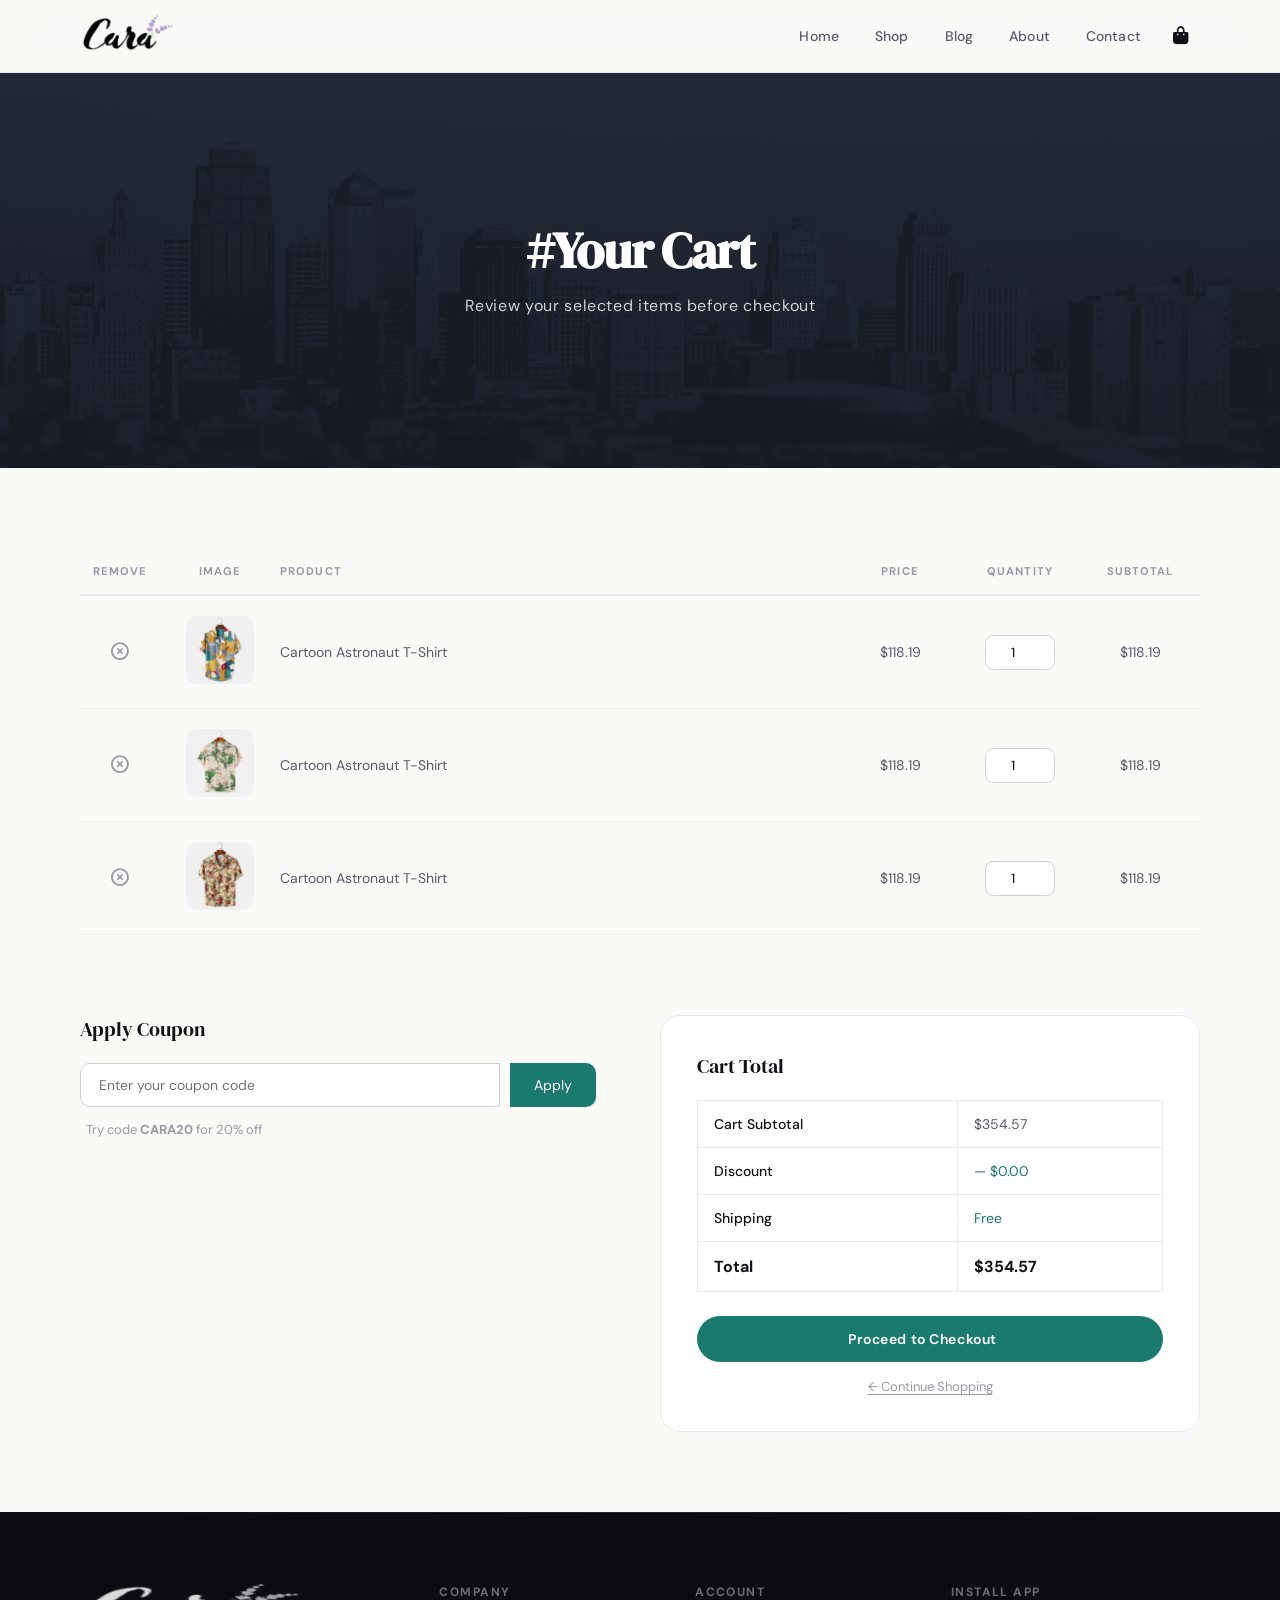
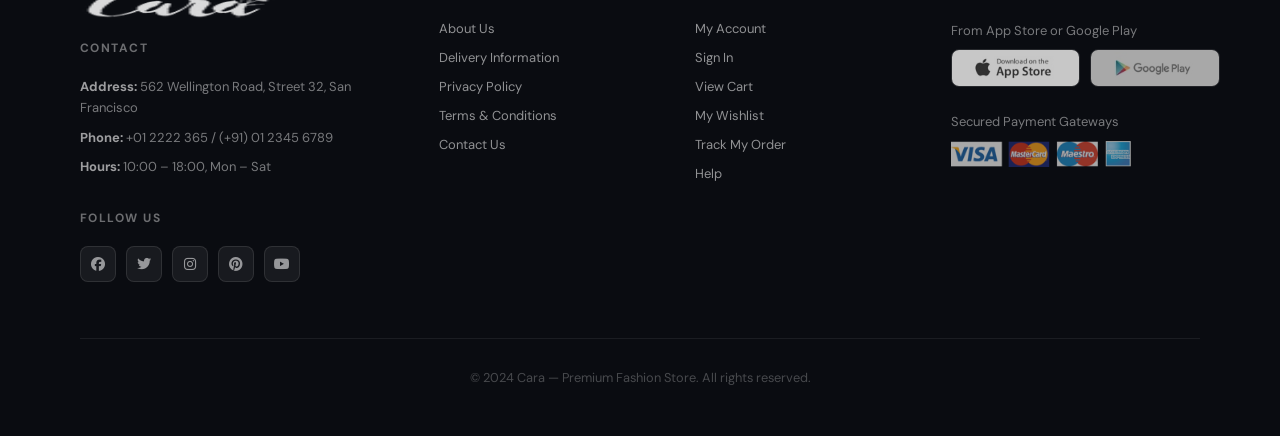
<file: Ecommerce/cart.html>
<!DOCTYPE html>
<html lang="en">
<head>
    <meta charset="UTF-8">
    <meta name="viewport" content="width=device-width, initial-scale=1.0">
    <title>Cart — Cara</title>
    <link rel="stylesheet" href="https://cdnjs.cloudflare.com/ajax/libs/font-awesome/6.5.1/css/all.min.css">
    <link rel="stylesheet" href="ecommerce.css">
</head>
<body>

    <section id="header">
        <a href="index.html"><img src="img/logo.png" class="logo" alt="Cara"></a>
        <div>
            <ul id="navbar">
                <li><a href="index.html">Home</a></li>
                <li><a href="shop.html">Shop</a></li>
                <li><a href="blog.html">Blog</a></li>
                <li><a href="about.html">About</a></li>
                <li><a href="contact.html">Contact</a></li>
                <li id="ig-bag"><a class="active" href="cart.html"><i class="fa fa-shopping-bag"></i></a></li>
                <a href="#" id="close"><i class="far fa-times-circle"></i></a>
            </ul>
        </div>
        <div id="mobile">
            <a href="cart.html"><i class="fa fa-shopping-bag"></i></a>
            <i id="bar" class="fas fa-bars"></i>
        </div>
    </section>

    <section id="page-header" class="about-header">
        <h2>#Your Cart</h2>
        <p>Review your selected items before checkout</p>
    </section>

    <section id="cart" class="section-p1">
        <table width="100%">
            <thead>
                <tr>
                    <td>Remove</td>
                    <td>Image</td>
                    <td>Product</td>
                    <td>Price</td>
                    <td>Quantity</td>
                    <td>Subtotal</td>
                </tr>
            </thead>
            <tbody>
                <tr>
                    <td><a href="#"><i class="far fa-times-circle"></i></a></td>
                    <td><img src="img/Products/f1.jpg" alt="Cartoon Astronaut T-Shirt"></td>
                    <td>Cartoon Astronaut T-Shirt</td>
                    <td>$118.19</td>
                    <td><input type="number" value="1" min="1"></td>
                    <td>$118.19</td>
                </tr>
                <tr>
                    <td><a href="#"><i class="far fa-times-circle"></i></a></td>
                    <td><img src="img/Products/f2.jpg" alt="Cartoon Astronaut T-Shirt"></td>
                    <td>Cartoon Astronaut T-Shirt</td>
                    <td>$118.19</td>
                    <td><input type="number" value="1" min="1"></td>
                    <td>$118.19</td>
                </tr>
                <tr>
                    <td><a href="#"><i class="far fa-times-circle"></i></a></td>
                    <td><img src="img/Products/f3.jpg" alt="Cartoon Astronaut T-Shirt"></td>
                    <td>Cartoon Astronaut T-Shirt</td>
                    <td>$118.19</td>
                    <td><input type="number" value="1" min="1"></td>
                    <td>$118.19</td>
                </tr>
            </tbody>
        </table>
    </section>

    <section id="cart-add" class="section-p1" style="padding-top:0;">
        <div id="coupon">
            <h3>Apply Coupon</h3>
            <div style="display:flex;">
                <input type="text" placeholder="Enter your coupon code">
                <button>Apply</button>
            </div>
            <p style="margin-top:12px; font-size:0.8125rem; color: var(--text-muted);">
                <i class="fal fa-tag" style="margin-right:6px; color: var(--brand);"></i>Try code <strong>CARA20</strong> for 20% off
            </p>
        </div>
        <div id="Subtotal">
            <h3>Cart Total</h3>
            <table>
                <tr>
                    <td>Cart Subtotal</td>
                    <td>$354.57</td>
                </tr>
                <tr>
                    <td>Discount</td>
                    <td style="color: var(--brand);">— $0.00</td>
                </tr>
                <tr>
                    <td>Shipping</td>
                    <td style="color: var(--brand);">Free</td>
                </tr>
                <tr>
                    <td><strong>Total</strong></td>
                    <td><strong>$354.57</strong></td>
                </tr>
            </table>
            <button class="normal" style="width:100%; justify-content:center;">
                Proceed to Checkout &nbsp;<i class="fal fa-arrow-right"></i>
            </button>
            <a href="shop.html" style="display:block; text-align:center; margin-top:16px; font-size:0.8125rem; color: var(--text-muted); text-decoration: underline; text-underline-offset:3px;">
                ← Continue Shopping
            </a>
        </div>
    </section>

    <footer>
        <div class="col">
            <img class="logo" src="img/logo.png" alt="Cara">
            <h4>Contact</h4>
            <p><strong style="color:rgba(255,255,255,0.6)">Address:</strong> 562 Wellington Road, Street 32, San Francisco</p>
            <p><strong style="color:rgba(255,255,255,0.6)">Phone:</strong> +01 2222 365 / (+91) 01 2345 6789</p>
            <p><strong style="color:rgba(255,255,255,0.6)">Hours:</strong> 10:00 – 18:00, Mon – Sat</p>
            <div class="follow"><h4>Follow Us</h4><div class="icon"><i class="fa-brands fa-facebook"></i><i class="fa-brands fa-twitter"></i><i class="fa-brands fa-instagram"></i><i class="fa-brands fa-pinterest"></i><i class="fa-brands fa-youtube"></i></div></div>
        </div>
        <div class="col"><h4>Company</h4><a href="about.html">About Us</a><a href="#">Delivery Information</a><a href="#">Privacy Policy</a><a href="#">Terms &amp; Conditions</a><a href="contact.html">Contact Us</a></div>
        <div class="col"><h4>Account</h4><a href="#">My Account</a><a href="#">Sign In</a><a href="cart.html">View Cart</a><a href="#">My Wishlist</a><a href="#">Track My Order</a><a href="#">Help</a></div>
        <div class="col install"><h4>Install App</h4><p>From App Store or Google Play</p><div class="row"><img src="img/install/app.jpg" alt="App Store"><img src="img/install/play.jpg" alt="Google Play"></div><p>Secured Payment Gateways</p><img src="img/install/pay.png" alt="Payment Methods"></div>
        <div class="copyright"><p>&copy; 2024 Cara — Premium Fashion Store. All rights reserved.</p></div>
    </footer>

    <script src="ecommerce.js"></script>
</body>
</html>
</file>
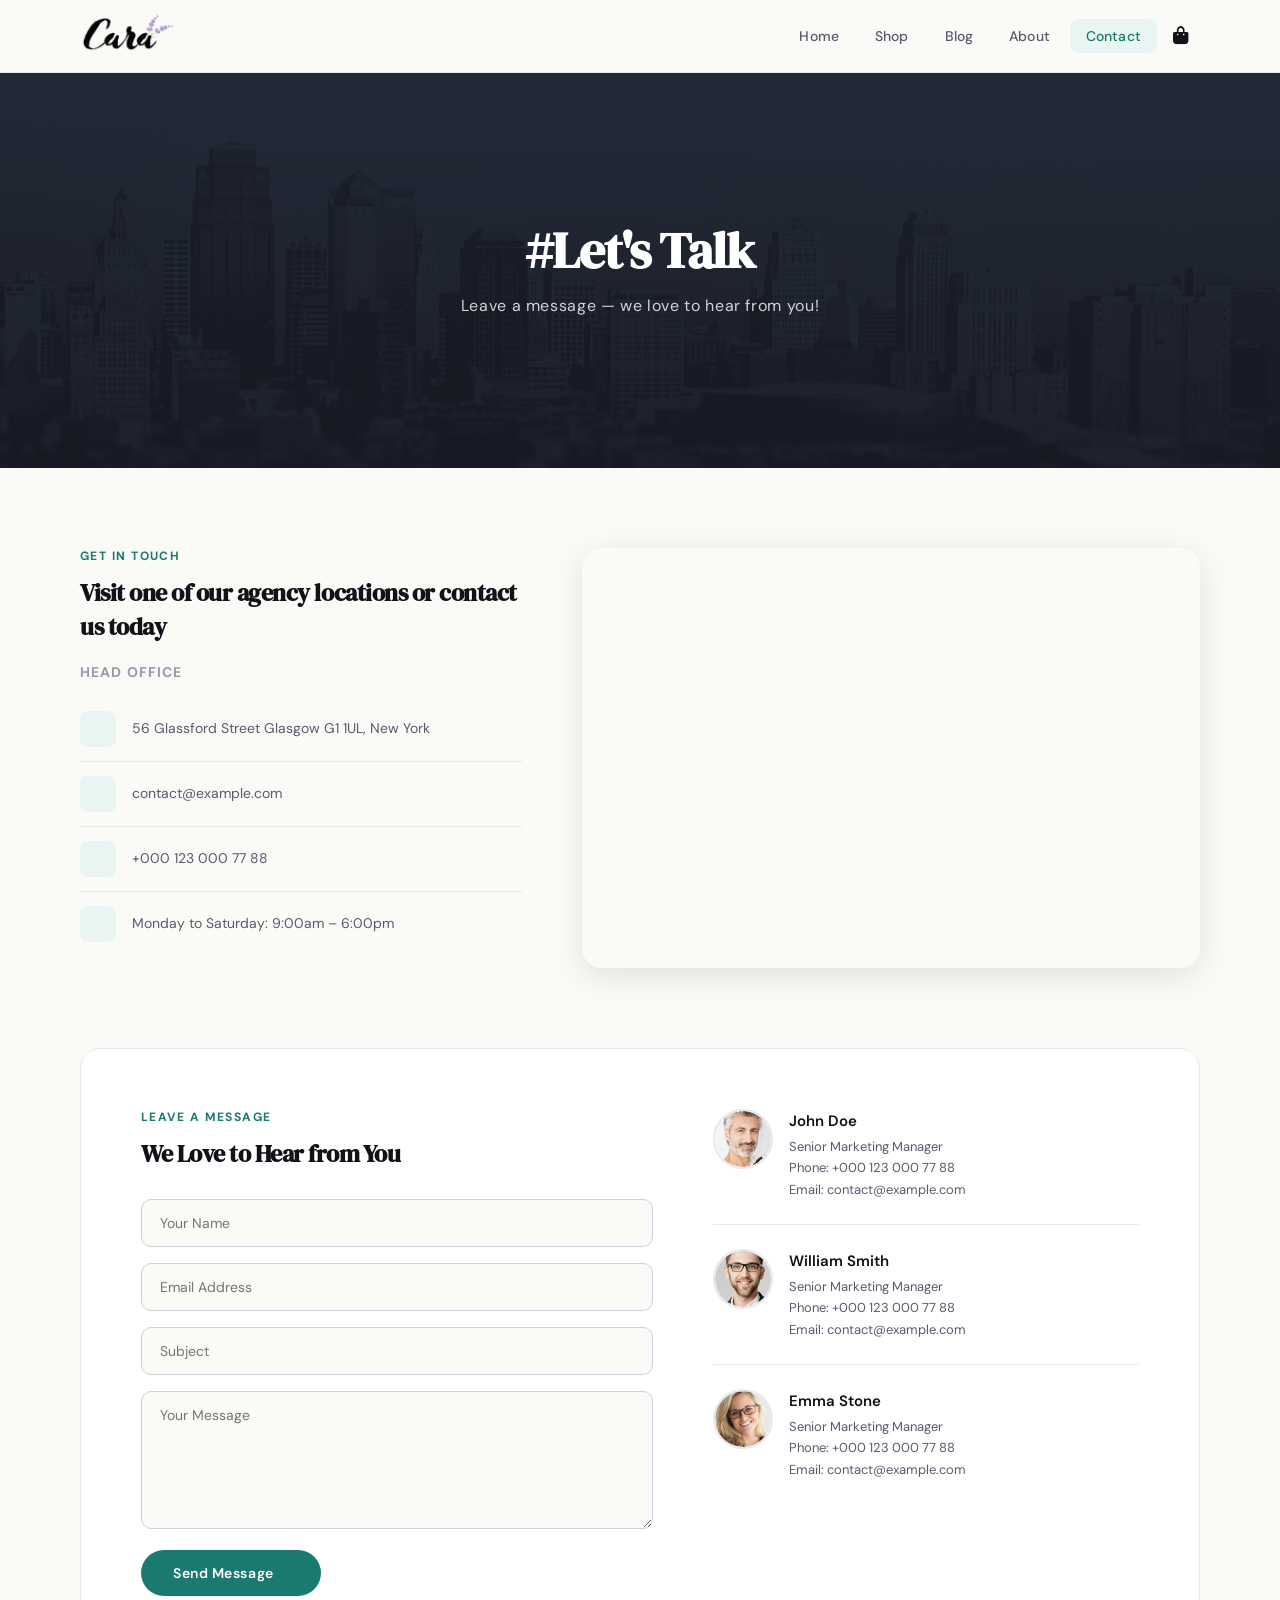
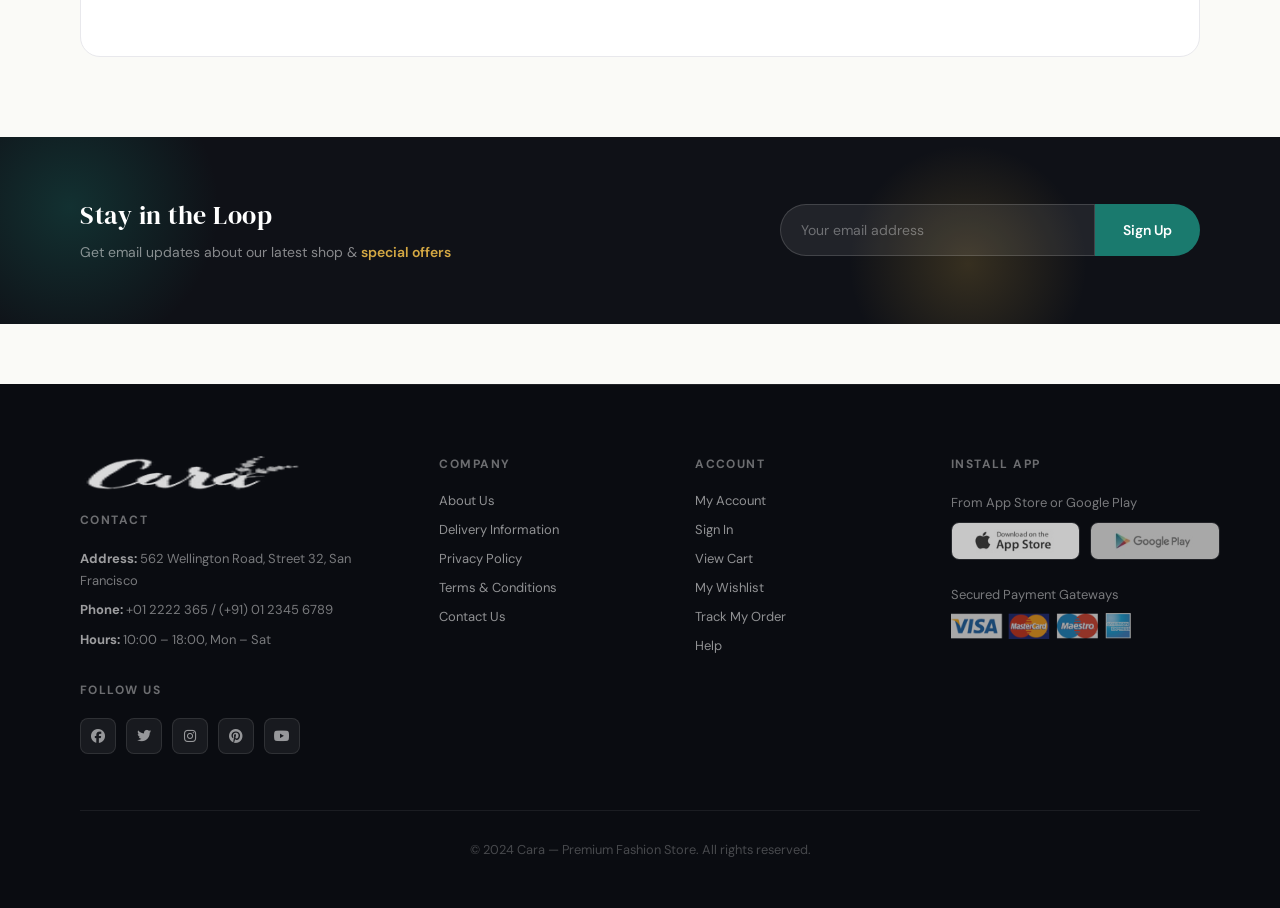
<file: Ecommerce/contact.html>
<!DOCTYPE html>
<html lang="en">
<head>
    <meta charset="UTF-8">
    <meta name="viewport" content="width=device-width, initial-scale=1.0">
    <title>Contact — Cara</title>
    <link rel="stylesheet" href="https://cdnjs.cloudflare.com/ajax/libs/font-awesome/6.5.1/css/all.min.css">
    <link rel="stylesheet" href="ecommerce.css">
</head>
<body>

    <section id="header">
        <a href="index.html"><img src="img/logo.png" class="logo" alt="Cara"></a>
        <div>
            <ul id="navbar">
                <li><a href="index.html">Home</a></li>
                <li><a href="shop.html">Shop</a></li>
                <li><a href="blog.html">Blog</a></li>
                <li><a href="about.html">About</a></li>
                <li><a class="active" href="contact.html">Contact</a></li>
                <li id="ig-bag"><a href="cart.html"><i class="fa fa-shopping-bag"></i></a></li>
                <a href="#" id="close"><i class="far fa-times-circle"></i></a>
            </ul>
        </div>
        <div id="mobile">
            <a href="cart.html"><i class="fa fa-shopping-bag"></i></a>
            <i id="bar" class="fas fa-bars"></i>
        </div>
    </section>

    <section id="page-header" class="about-header">
        <h2>#Let's Talk</h2>
        <p>Leave a message — we love to hear from you!</p>
    </section>

    <section id="contact-details" class="section-p1">
        <div class="details animate-up">
            <span>Get in Touch</span>
            <h2>Visit one of our agency locations or contact us today</h2>
            <h3>Head Office</h3>
            <div>
                <li>
                    <i class="fal fa-map-marker-alt"></i>
                    <p>56 Glassford Street Glasgow G1 1UL, New York</p>
                </li>
                <li>
                    <i class="fal fa-envelope"></i>
                    <p>contact@example.com</p>
                </li>
                <li>
                    <i class="fal fa-phone-alt"></i>
                    <p>+000 123 000 77 88</p>
                </li>
                <li>
                    <i class="fal fa-clock"></i>
                    <p>Monday to Saturday: 9:00am – 6:00pm</p>
                </li>
            </div>
        </div>
        <div class="map animate-up" style="transition-delay:0.15s">
            <iframe src="https://www.google.com/maps/embed?pb=!1m18!1m12!1m3!1d2469.6872164482347!2d-1.2570928233649628!3d51.75704287187111!2m3!1f0!2f0!3f0!3m2!1i1024!2i768!4f13.1!3m3!1m2!1s0x4876c6a9ef8c485b%3A0xd2ff1883a001afed!2sUniversity%20of%20Oxford!5e0!3m2!1sen!2sin!4v1777286199106!5m2!1sen!2sin" width="600" height="450" style="border:0;" allowfullscreen="" loading="lazy" referrerpolicy="no-referrer-when-downgrade"></iframe>
        </div>
    </section>

    <section id="form-details">
        <form action="" onsubmit="return false;">
            <span>Leave a Message</span>
            <h2>We Love to Hear from You</h2>
            <input type="text" placeholder="Your Name" required>
            <input type="email" placeholder="Email Address" required>
            <input type="text" placeholder="Subject">
            <textarea rows="6" placeholder="Your Message" required></textarea>
            <button class="normal" type="submit">Send Message &nbsp;<i class="fal fa-paper-plane"></i></button>
        </form>

        <div class="people">
            <div class="animate-up">
                <img src="img/People/1.png" alt="John Doe">
                <p><span>John Doe</span>Senior Marketing Manager<br>Phone: +000 123 000 77 88<br>Email: contact@example.com</p>
            </div>
            <div class="animate-up" style="transition-delay:0.1s">
                <img src="img/People/2.png" alt="William Smith">
                <p><span>William Smith</span>Senior Marketing Manager<br>Phone: +000 123 000 77 88<br>Email: contact@example.com</p>
            </div>
            <div class="animate-up" style="transition-delay:0.2s">
                <img src="img/People/3.png" alt="Emma Stone">
                <p><span>Emma Stone</span>Senior Marketing Manager<br>Phone: +000 123 000 77 88<br>Email: contact@example.com</p>
            </div>
        </div>
    </section>

    <section id="newsletter" class="section-m1">
        <div class="newstext">
            <h4>Stay in the Loop</h4>
            <p>Get email updates about our latest shop &amp; <span>special offers</span></p>
        </div>
        <div class="form">
            <input type="email" placeholder="Your email address">
            <button>Sign Up</button>
        </div>
    </section>

    <footer>
        <div class="col">
            <img class="logo" src="img/logo.png" alt="Cara">
            <h4>Contact</h4>
            <p><strong style="color:rgba(255,255,255,0.6)">Address:</strong> 562 Wellington Road, Street 32, San Francisco</p>
            <p><strong style="color:rgba(255,255,255,0.6)">Phone:</strong> +01 2222 365 / (+91) 01 2345 6789</p>
            <p><strong style="color:rgba(255,255,255,0.6)">Hours:</strong> 10:00 – 18:00, Mon – Sat</p>
            <div class="follow"><h4>Follow Us</h4><div class="icon"><i class="fa-brands fa-facebook"></i><i class="fa-brands fa-twitter"></i><i class="fa-brands fa-instagram"></i><i class="fa-brands fa-pinterest"></i><i class="fa-brands fa-youtube"></i></div></div>
        </div>
        <div class="col"><h4>Company</h4><a href="about.html">About Us</a><a href="#">Delivery Information</a><a href="#">Privacy Policy</a><a href="#">Terms &amp; Conditions</a><a href="contact.html">Contact Us</a></div>
        <div class="col"><h4>Account</h4><a href="#">My Account</a><a href="#">Sign In</a><a href="cart.html">View Cart</a><a href="#">My Wishlist</a><a href="#">Track My Order</a><a href="#">Help</a></div>
        <div class="col install"><h4>Install App</h4><p>From App Store or Google Play</p><div class="row"><img src="img/install/app.jpg" alt="App Store"><img src="img/install/play.jpg" alt="Google Play"></div><p>Secured Payment Gateways</p><img src="img/install/pay.png" alt="Payment Methods"></div>
        <div class="copyright"><p>&copy; 2024 Cara — Premium Fashion Store. All rights reserved.</p></div>
    </footer>

    <script src="ecommerce.js"></script>
</body>
</html>
</file>
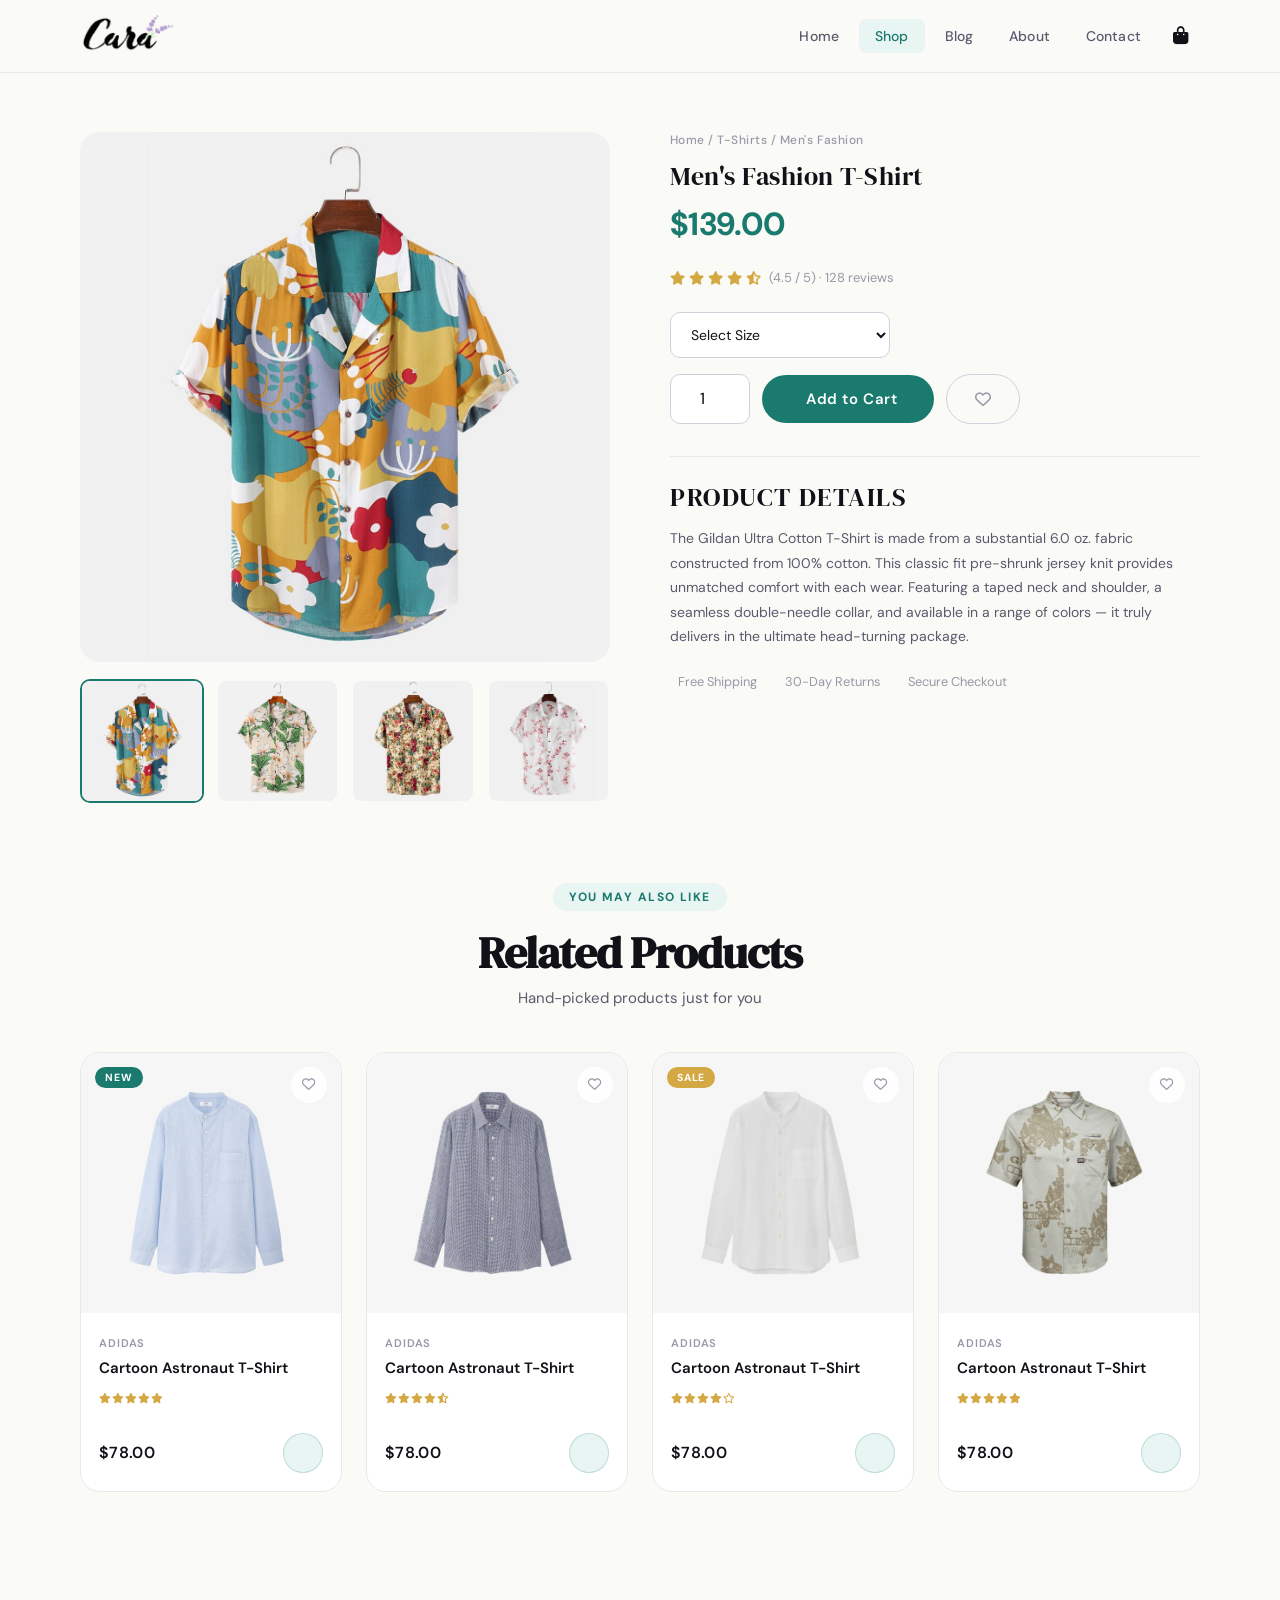
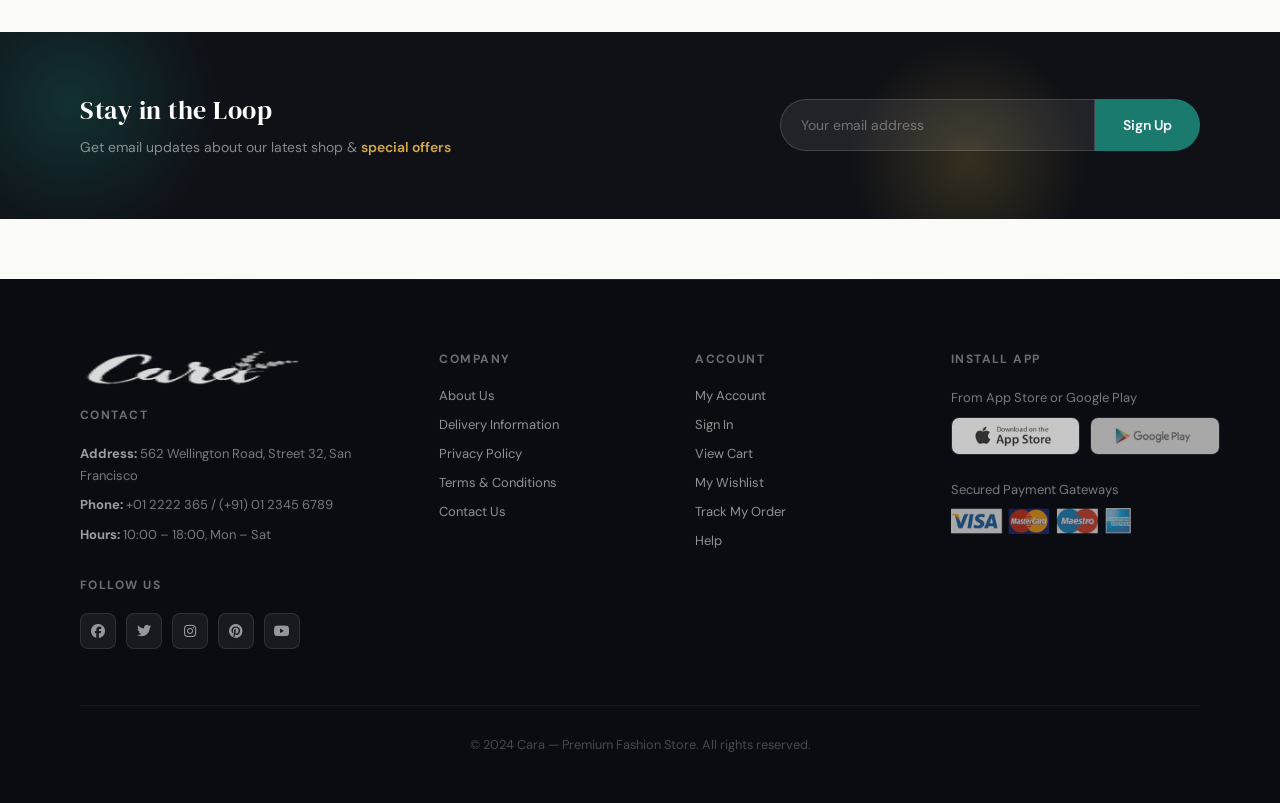
<file: Ecommerce/sproduct.html>
<!DOCTYPE html>
<html lang="en">
<head>
    <meta charset="UTF-8">
    <meta name="viewport" content="width=device-width, initial-scale=1.0">
    <title>Men's Fashion T-Shirt — Cara</title>
    <link rel="stylesheet" href="https://cdnjs.cloudflare.com/ajax/libs/font-awesome/6.5.1/css/all.min.css">
    <link rel="stylesheet" href="ecommerce.css">
</head>
<body>

    <section id="header">
        <a href="index.html"><img src="img/logo.png" class="logo" alt="Cara"></a>
        <div>
            <ul id="navbar">
                <li><a href="index.html">Home</a></li>
                <li><a class="active" href="shop.html">Shop</a></li>
                <li><a href="blog.html">Blog</a></li>
                <li><a href="about.html">About</a></li>
                <li><a href="contact.html">Contact</a></li>
                <li id="ig-bag"><a href="cart.html"><i class="fa fa-shopping-bag"></i></a></li>
                <a href="#" id="close"><i class="far fa-times-circle"></i></a>
            </ul>
        </div>
        <div id="mobile">
            <a href="cart.html"><i class="fa fa-shopping-bag"></i></a>
            <i id="bar" class="fas fa-bars"></i>
        </div>
    </section>

    <section id="prodetails" class="section-p1">
        <div class="single-pro-image animate-up">
            <img src="img/Products/f1.jpg" width="100%" id="MainImg" alt="Men's Fashion T-Shirt">
            <div class="small-img-group">
                <div class="small-img-col active">
                    <img src="img/Products/f1.jpg" width="100%" class="small-img" alt="View 1">
                </div>
                <div class="small-img-col">
                    <img src="img/Products/f2.jpg" width="100%" class="small-img" alt="View 2">
                </div>
                <div class="small-img-col">
                    <img src="img/Products/f3.jpg" width="100%" class="small-img" alt="View 3">
                </div>
                <div class="small-img-col">
                    <img src="img/Products/f4.jpg" width="100%" class="small-img" alt="View 4">
                </div>
            </div>
        </div>

        <div class="single-pro-details animate-up" style="transition-delay:0.15s">
            <h6>Home / T-Shirts / Men's Fashion</h6>
            <h4>Men's Fashion T-Shirt</h4>
            <h2>$139.00</h2>

            <div class="pro-rating">
                <div class="stars">
                    <i class="fas fa-star"></i>
                    <i class="fas fa-star"></i>
                    <i class="fas fa-star"></i>
                    <i class="fas fa-star"></i>
                    <i class="fas fa-star-half-alt"></i>
                </div>
                <span>(4.5 / 5) &middot; 128 reviews</span>
            </div>

            <select>
                <option value="">Select Size</option>
                <option value="xs">XS — Extra Small</option>
                <option value="s">S — Small</option>
                <option value="m">M — Medium</option>
                <option value="l">L — Large</option>
                <option value="xl">XL — Extra Large</option>
                <option value="xxl">XXL — Double Extra Large</option>
            </select>

            <div class="pro-actions">
                <input type="number" value="1" min="1" max="99">
                <button class="normal">
                    <i class="fal fa-shopping-bag"></i> Add to Cart
                </button>
                <button style="width:50px; height:50px; background: var(--bg); border: 1px solid var(--border-dark); border-radius:50px; cursor:pointer; font-size:1rem; color: var(--text-muted); transition: var(--transition); display:flex; align-items:center; justify-content:center;" title="Add to Wishlist" onmouseover="this.style.color='#e53e3e'; this.style.borderColor='#e53e3e';" onmouseout="this.style.color='var(--text-muted)'; this.style.borderColor='var(--border-dark)';">
                    <i class="far fa-heart"></i>
                </button>
            </div>

            <div class="pro-details-text">
                <h4>Product Details</h4>
                <p>The Gildan Ultra Cotton T-Shirt is made from a substantial 6.0 oz. fabric constructed from 100% cotton. This classic fit pre-shrunk jersey knit provides unmatched comfort with each wear. Featuring a taped neck and shoulder, a seamless double-needle collar, and available in a range of colors — it truly delivers in the ultimate head-turning package.</p>
            </div>

            <!-- Trust Badges -->
            <div style="display:flex; gap:20px; margin-top:24px; flex-wrap:wrap;">
                <div style="display:flex; align-items:center; gap:8px; font-size:0.8rem; color: var(--text-muted);">
                    <i class="fal fa-truck" style="color:var(--brand);"></i> Free Shipping
                </div>
                <div style="display:flex; align-items:center; gap:8px; font-size:0.8rem; color: var(--text-muted);">
                    <i class="fal fa-undo" style="color:var(--brand);"></i> 30-Day Returns
                </div>
                <div style="display:flex; align-items:center; gap:8px; font-size:0.8rem; color: var(--text-muted);">
                    <i class="fal fa-shield-check" style="color:var(--brand);"></i> Secure Checkout
                </div>
            </div>
        </div>
    </section>

    <!-- RELATED PRODUCTS -->
    <section id="product1" class="section-p1" style="padding-top:0;">
        <span class="section-label">You May Also Like</span>
        <h2>Related Products</h2>
        <p>Hand-picked products just for you</p>
        <div class="pro-container">
            <div class="pro animate-up">
                <div class="pro-img-wrap"><span class="pro-badge new">New</span><button class="pro-wishlist"><i class="far fa-heart"></i></button><img src="img/newarrivals/n1.jpg" alt="Product"></div>
                <div class="des"><span>Adidas</span><h5>Cartoon Astronaut T-Shirt</h5><div class="star"><i class="fas fa-star"></i><i class="fas fa-star"></i><i class="fas fa-star"></i><i class="fas fa-star"></i><i class="fas fa-star"></i></div></div>
                <div class="pro-footer"><h4>$78.00</h4><a href="#"><i class="fal fa-shopping-bag"></i></a></div>
            </div>
            <div class="pro animate-up" style="transition-delay:0.1s">
                <div class="pro-img-wrap"><button class="pro-wishlist"><i class="far fa-heart"></i></button><img src="img/newarrivals/n2.jpg" alt="Product"></div>
                <div class="des"><span>Adidas</span><h5>Cartoon Astronaut T-Shirt</h5><div class="star"><i class="fas fa-star"></i><i class="fas fa-star"></i><i class="fas fa-star"></i><i class="fas fa-star"></i><i class="fas fa-star-half-alt"></i></div></div>
                <div class="pro-footer"><h4>$78.00</h4><a href="#"><i class="fal fa-shopping-bag"></i></a></div>
            </div>
            <div class="pro animate-up" style="transition-delay:0.2s">
                <div class="pro-img-wrap"><span class="pro-badge">Sale</span><button class="pro-wishlist"><i class="far fa-heart"></i></button><img src="img/newarrivals/n3.jpg" alt="Product"></div>
                <div class="des"><span>Adidas</span><h5>Cartoon Astronaut T-Shirt</h5><div class="star"><i class="fas fa-star"></i><i class="fas fa-star"></i><i class="fas fa-star"></i><i class="fas fa-star"></i><i class="far fa-star"></i></div></div>
                <div class="pro-footer"><h4>$78.00</h4><a href="#"><i class="fal fa-shopping-bag"></i></a></div>
            </div>
            <div class="pro animate-up" style="transition-delay:0.3s">
                <div class="pro-img-wrap"><button class="pro-wishlist"><i class="far fa-heart"></i></button><img src="img/newarrivals/n4.jpg" alt="Product"></div>
                <div class="des"><span>Adidas</span><h5>Cartoon Astronaut T-Shirt</h5><div class="star"><i class="fas fa-star"></i><i class="fas fa-star"></i><i class="fas fa-star"></i><i class="fas fa-star"></i><i class="fas fa-star"></i></div></div>
                <div class="pro-footer"><h4>$78.00</h4><a href="#"><i class="fal fa-shopping-bag"></i></a></div>
            </div>
        </div>
    </section>

    <section id="newsletter" class="section-m1">
        <div class="newstext">
            <h4>Stay in the Loop</h4>
            <p>Get email updates about our latest shop &amp; <span>special offers</span></p>
        </div>
        <div class="form">
            <input type="email" placeholder="Your email address">
            <button>Sign Up</button>
        </div>
    </section>

    <footer>
        <div class="col">
            <img class="logo" src="img/logo.png" alt="Cara">
            <h4>Contact</h4>
            <p><strong style="color:rgba(255,255,255,0.6)">Address:</strong> 562 Wellington Road, Street 32, San Francisco</p>
            <p><strong style="color:rgba(255,255,255,0.6)">Phone:</strong> +01 2222 365 / (+91) 01 2345 6789</p>
            <p><strong style="color:rgba(255,255,255,0.6)">Hours:</strong> 10:00 – 18:00, Mon – Sat</p>
            <div class="follow"><h4>Follow Us</h4><div class="icon"><i class="fa-brands fa-facebook"></i><i class="fa-brands fa-twitter"></i><i class="fa-brands fa-instagram"></i><i class="fa-brands fa-pinterest"></i><i class="fa-brands fa-youtube"></i></div></div>
        </div>
        <div class="col"><h4>Company</h4><a href="about.html">About Us</a><a href="#">Delivery Information</a><a href="#">Privacy Policy</a><a href="#">Terms &amp; Conditions</a><a href="contact.html">Contact Us</a></div>
        <div class="col"><h4>Account</h4><a href="#">My Account</a><a href="#">Sign In</a><a href="cart.html">View Cart</a><a href="#">My Wishlist</a><a href="#">Track My Order</a><a href="#">Help</a></div>
        <div class="col install"><h4>Install App</h4><p>From App Store or Google Play</p><div class="row"><img src="img/install/app.jpg" alt="App Store"><img src="img/install/play.jpg" alt="Google Play"></div><p>Secured Payment Gateways</p><img src="img/install/pay.png" alt="Payment Methods"></div>
        <div class="copyright"><p>&copy; 2024 Cara — Premium Fashion Store. All rights reserved.</p></div>
    </footer>

    <script src="ecommerce.js"></script>
</body>
</html>
</file>
<file: Ecommerce/ecommerce.css>
@import url("https://fonts.googleapis.com/css2?family=DM+Serif+Display:ital@0;1&family=DM+Sans:ital,opsz,wght@0,9..40,300;0,9..40,400;0,9..40,500;0,9..40,600;0,9..40,700;1,9..40,300&display=swap");

/* ==================== CSS VARIABLES ==================== */
:root {
  --bg: #fafaf7;
  --bg-dark: #0f1117;
  --bg-card: #ffffff;
  --text-primary: #111118;
  --text-secondary: #5a5a6e;
  --text-muted: #9898a8;
  --brand: #1a7a6e;
  --brand-hover: #145f55;
  --brand-light: #e8f5f3;
  --accent: #d4a843;
  --accent-light: #fdf6e3;
  --border: #e8e8ec;
  --border-dark: #d0d0da;
  --shadow-sm: 0 2px 12px rgba(0,0,0,0.06);
  --shadow-md: 0 8px 32px rgba(0,0,0,0.1);
  --shadow-lg: 0 24px 64px rgba(0,0,0,0.14);
  --radius: 12px;
  --radius-lg: 20px;
  --transition: all 0.3s cubic-bezier(0.4, 0, 0.2, 1);
  --font-display: "DM Serif Display", Georgia, serif;
  --font-body: "DM Sans", system-ui, sans-serif;
}

/* ==================== RESET & BASE ==================== */
*, *::before, *::after {
  margin: 0;
  padding: 0;
  box-sizing: border-box;
}

html { scroll-behavior: smooth; }

body {
  font-family: var(--font-body);
  background-color: var(--bg);
  color: var(--text-primary);
  width: 100%;
  overflow-x: hidden;
  -webkit-font-smoothing: antialiased;
}

/* Custom Scrollbar */
::-webkit-scrollbar { width: 6px; }
::-webkit-scrollbar-track { background: var(--bg); }
::-webkit-scrollbar-thumb { background: var(--brand); border-radius: 3px; }

/* ==================== TYPOGRAPHY ==================== */
h1 {
  font-family: var(--font-display);
  font-size: clamp(2.5rem, 5vw, 4.5rem);
  line-height: 1.1;
  color: var(--text-primary);
  letter-spacing: -0.02em;
}

h2 {
  font-family: var(--font-display);
  font-size: clamp(2rem, 3.5vw, 3rem);
  line-height: 1.15;
  color: var(--text-primary);
  letter-spacing: -0.02em;
}

h3 {
  font-family: var(--font-display);
  font-size: 1.6rem;
  color: var(--text-primary);
}

h4 {
  font-size: 1rem;
  font-weight: 600;
  color: var(--text-primary);
  letter-spacing: 0.02em;
}

h5 {
  font-size: 0.875rem;
  font-weight: 600;
  color: var(--text-primary);
}

h6 {
  font-size: 0.75rem;
  font-weight: 700;
  letter-spacing: 0.08em;
  text-transform: uppercase;
}

p {
  font-size: 0.9375rem;
  color: var(--text-secondary);
  line-height: 1.7;
}

a {
  color: inherit;
  text-decoration: none;
  transition: var(--transition);
}

img { max-width: 100%; }

/* ==================== LAYOUT ==================== */
.section-p1 { padding: 80px; }
.section-m1 { margin: 60px 0; }

.container {
  max-width: 1400px;
  margin: 0 auto;
  padding: 0 80px;
}

/* ==================== BUTTONS ==================== */
button.normal,
.btn-primary {
  display: inline-flex;
  align-items: center;
  gap: 8px;
  font-family: var(--font-body);
  font-size: 0.875rem;
  font-weight: 600;
  padding: 14px 32px;
  color: #fff;
  background: var(--brand);
  border-radius: 50px;
  cursor: pointer;
  border: none;
  outline: none;
  letter-spacing: 0.04em;
  transition: var(--transition);
  white-space: nowrap;
}

button.normal:hover,
.btn-primary:hover {
  background: var(--brand-hover);
  transform: translateY(-2px);
  box-shadow: 0 8px 24px rgba(26, 122, 110, 0.35);
}

button.white {
  display: inline-flex;
  align-items: center;
  font-family: var(--font-body);
  font-size: 0.875rem;
  font-weight: 600;
  padding: 12px 28px;
  color: #fff;
  background: rgba(255,255,255,0.15);
  cursor: pointer;
  border: 1.5px solid rgba(255,255,255,0.6);
  border-radius: 50px;
  outline: none;
  backdrop-filter: blur(8px);
  transition: var(--transition);
  letter-spacing: 0.04em;
}

button.white:hover {
  background: rgba(255,255,255,0.3);
  border-color: #fff;
  transform: translateY(-2px);
}

/* ==================== HEADER / NAV ==================== */
#header {
  display: flex;
  align-items: center;
  justify-content: space-between;
  padding: 0 80px;
  height: 72px;
  background: rgba(250, 250, 247, 0.88);
  backdrop-filter: blur(20px);
  -webkit-backdrop-filter: blur(20px);
  box-shadow: 0 1px 0 var(--border);
  z-index: 1000;
  position: sticky;
  top: 0;
  left: 0;
  transition: var(--transition);
}

#header.scrolled {
  background: rgba(250, 250, 247, 0.97);
  box-shadow: 0 4px 24px rgba(0,0,0,0.08);
}

.logo {
  height: 38px;
  width: auto;
}

#navbar {
  display: flex;
  align-items: center;
  list-style: none;
  gap: 4px;
}

#navbar li { position: relative; }

#navbar li a {
  display: block;
  padding: 8px 16px;
  font-size: 0.875rem;
  font-weight: 500;
  color: var(--text-secondary);
  border-radius: 8px;
  transition: var(--transition);
  letter-spacing: 0.01em;
}

#navbar li a:hover,
#navbar li a.active {
  color: var(--brand);
  background: var(--brand-light);
}

#navbar li#ig-bag a {
  background: none;
  color: var(--text-primary);
  font-size: 1.1rem;
  padding: 8px 12px;
}

#navbar li#ig-bag a:hover { color: var(--brand); background: none; }

#close {
  display: none;
  position: absolute;
  top: 24px;
  right: 24px;
  font-size: 1.5rem;
  color: var(--text-primary);
  cursor: pointer;
  z-index: 10;
  padding: 8px;
}

#mobile {
  display: none;
  align-items: center;
  gap: 16px;
}

#mobile a { font-size: 1.1rem; color: var(--text-primary); }
#mobile i { font-size: 1.25rem; color: var(--text-primary); cursor: pointer; }

/* ==================== HERO ==================== */
#hero {
  background-image: url("img/hero4.png");
  min-height: 92vh;
  width: 100%;
  background-size: cover;
  background-position: top 25% right 0;
  padding: 0 80px;
  display: flex;
  flex-direction: column;
  align-items: flex-start;
  justify-content: center;
  position: relative;
  overflow: hidden;
}

#hero::before {
  content: "";
  position: absolute;
  inset: 0;
  background: linear-gradient(105deg, rgba(15,17,23,0.65) 0%, rgba(15,17,23,0.2) 60%, transparent 100%);
}

#hero > * { position: relative; z-index: 1; }

#hero .hero-tag {
  display: inline-flex;
  align-items: center;
  gap: 8px;
  background: rgba(212, 168, 67, 0.2);
  border: 1px solid rgba(212, 168, 67, 0.5);
  backdrop-filter: blur(8px);
  color: var(--accent);
  font-size: 0.75rem;
  font-weight: 700;
  letter-spacing: 0.12em;
  text-transform: uppercase;
  padding: 8px 16px;
  border-radius: 50px;
  margin-bottom: 24px;
  animation: fadeUp 0.8s ease both;
}

#hero h4 {
  color: rgba(255,255,255,0.75);
  font-size: 0.875rem;
  font-weight: 500;
  letter-spacing: 0.12em;
  text-transform: uppercase;
  margin-bottom: 16px;
  animation: fadeUp 0.8s 0.1s ease both;
}

#hero h1 {
  color: #fff;
  max-width: 600px;
  animation: fadeUp 0.8s 0.2s ease both;
}

#hero h2 {
  color: rgba(255,255,255,0.9);
  font-size: clamp(1.5rem, 2.5vw, 2rem);
  font-family: var(--font-body);
  font-weight: 300;
  margin-bottom: 12px;
  animation: fadeUp 0.8s 0.15s ease both;
}

#hero p {
  color: rgba(255,255,255,0.75);
  font-size: 1.0625rem;
  max-width: 440px;
  margin-bottom: 40px;
  animation: fadeUp 0.8s 0.3s ease both;
}

#hero .hero-actions {
  display: flex;
  gap: 16px;
  align-items: center;
  animation: fadeUp 0.8s 0.4s ease both;
}

#hero button {
  background: var(--brand);
  color: #fff;
  border: none;
  padding: 16px 40px;
  border-radius: 50px;
  font-size: 0.9375rem;
  font-weight: 600;
  font-family: var(--font-body);
  cursor: pointer;
  letter-spacing: 0.04em;
  transition: var(--transition);
  box-shadow: 0 8px 32px rgba(26,122,110,0.4);
}

#hero button:hover {
  background: var(--brand-hover);
  transform: translateY(-3px);
  box-shadow: 0 16px 40px rgba(26,122,110,0.5);
}

#hero .hero-scroll {
  position: absolute;
  bottom: 40px;
  left: 50%;
  transform: translateX(-50%);
  display: flex;
  flex-direction: column;
  align-items: center;
  gap: 8px;
  color: rgba(255,255,255,0.5);
  font-size: 0.75rem;
  letter-spacing: 0.1em;
  text-transform: uppercase;
  animation: fadeUp 1s 0.8s ease both;
}

#hero .hero-scroll .scroll-line {
  width: 1px;
  height: 40px;
  background: linear-gradient(to bottom, rgba(255,255,255,0.5), transparent);
  animation: scrollPulse 2s ease-in-out infinite;
}

/* ==================== PAGE HEADER ==================== */
#page-header {
  background-image: url("img/Banner/b1.jpg");
  width: 100%;
  height: 44vh;
  background-size: cover;
  background-position: center;
  display: flex;
  justify-content: center;
  align-items: center;
  flex-direction: column;
  text-align: center;
  padding: 20px;
  position: relative;
}

#page-header::before {
  content: "";
  position: absolute;
  inset: 0;
  background: linear-gradient(to bottom, rgba(15,17,23,0.5), rgba(15,17,23,0.65));
}

#page-header > * { position: relative; z-index: 1; }

#page-header h2 {
  color: #fff;
  font-size: clamp(2rem, 4vw, 3.5rem);
  margin-bottom: 12px;
}

#page-header p {
  color: rgba(255,255,255,0.8);
  font-size: 1rem;
  letter-spacing: 0.04em;
}

#page-header.about-header {
  background-image: url("img/About/banner.png");
}

/* ==================== FEATURES ==================== */
#feature {
  display: grid;
  grid-template-columns: repeat(6, 1fr);
  gap: 16px;
  padding: 60px 80px;
}

#feature .fe-box {
  display: flex;
  flex-direction: column;
  align-items: center;
  text-align: center;
  padding: 28px 16px;
  background: var(--bg-card);
  border: 1px solid var(--border);
  border-radius: var(--radius-lg);
  transition: var(--transition);
  cursor: default;
  position: relative;
  overflow: hidden;
}

#feature .fe-box::before {
  content: "";
  position: absolute;
  bottom: 0;
  left: 0;
  right: 0;
  height: 3px;
  background: var(--brand);
  transform: scaleX(0);
  transition: var(--transition);
}

#feature .fe-box:hover {
  transform: translateY(-6px);
  box-shadow: var(--shadow-md);
  border-color: transparent;
}

#feature .fe-box:hover::before { transform: scaleX(1); }

#feature .fe-box img {
  width: 52px;
  height: 52px;
  object-fit: contain;
  margin-bottom: 14px;
}

#feature .fe-box h6 {
  font-size: 0.75rem;
  font-weight: 700;
  letter-spacing: 0.06em;
  padding: 7px 12px;
  border-radius: 50px;
  color: var(--brand);
  background: var(--brand-light);
}

#feature .fe-box:nth-child(2) h6 { background: #e8f5e2; color: #2d7a1f; }
#feature .fe-box:nth-child(3) h6 { background: #e3f0f8; color: #1a6fa0; }
#feature .fe-box:nth-child(4) h6 { background: #eeedf8; color: #4c47bb; }
#feature .fe-box:nth-child(5) h6 { background: #f8eef8; color: #8a3d8a; }
#feature .fe-box:nth-child(6) h6 { background: var(--accent-light); color: #a07020; }

/* ==================== PRODUCTS ==================== */
#product1 { text-align: center; }

#product1 > h2 { margin-bottom: 8px; }
#product1 > p { margin-bottom: 0; }

.section-label {
  display: inline-block;
  font-size: 0.75rem;
  font-weight: 700;
  letter-spacing: 0.12em;
  text-transform: uppercase;
  color: var(--brand);
  background: var(--brand-light);
  padding: 6px 16px;
  border-radius: 50px;
  margin-bottom: 16px;
}

#product1 .pro-container {
  display: grid;
  grid-template-columns: repeat(4, 1fr);
  gap: 24px;
  padding-top: 40px;
}

#product1 .pro {
  background: var(--bg-card);
  border: 1px solid var(--border);
  border-radius: var(--radius-lg);
  cursor: pointer;
  transition: var(--transition);
  position: relative;
  overflow: hidden;
  text-align: left;
  group: true;
}

#product1 .pro:hover {
  transform: translateY(-8px);
  box-shadow: var(--shadow-lg);
  border-color: transparent;
}

#product1 .pro .pro-img-wrap {
  overflow: hidden;
  border-radius: var(--radius-lg) var(--radius-lg) 0 0;
  aspect-ratio: 4/4;
  background: #f0f0ed;
}

#product1 .pro img {
  width: 100%;
  height: 100%;
  object-fit: cover;
  transition: transform 0.6s cubic-bezier(0.4, 0, 0.2, 1);
}

#product1 .pro:hover img { transform: scale(1.07); }

.pro-badge {
  position: absolute;
  top: 14px;
  left: 14px;
  background: var(--accent);
  color: #fff;
  font-size: 0.65rem;
  font-weight: 700;
  letter-spacing: 0.08em;
  text-transform: uppercase;
  padding: 4px 10px;
  border-radius: 50px;
  z-index: 2;
}

.pro-badge.new { background: var(--brand); }

#product1 .pro .des {
  padding: 18px;
}

#product1 .pro .des span {
  color: var(--text-muted);
  font-size: 0.7rem;
  font-weight: 600;
  letter-spacing: 0.08em;
  text-transform: uppercase;
}

#product1 .pro .des h5 {
  margin: 6px 0 8px;
  font-size: 0.9375rem;
  font-weight: 600;
  color: var(--text-primary);
  white-space: nowrap;
  overflow: hidden;
  text-overflow: ellipsis;
}

#product1 .pro .des .star { margin-bottom: 8px; }
#product1 .pro .des .star i {
  font-size: 0.65rem;
  color: var(--accent);
  margin-right: 1px;
}

#product1 .pro .des h4 {
  font-size: 1.0625rem;
  font-weight: 700;
  color: var(--brand);
}

#product1 .pro .pro-footer {
  display: flex;
  align-items: center;
  justify-content: space-between;
  padding: 0 18px 18px;
}

#product1 .pro a {
  display: flex;
  align-items: center;
  justify-content: center;
  width: 40px;
  height: 40px;
  background: var(--brand-light);
  color: var(--brand);
  border-radius: 50%;
  font-size: 0.9rem;
  border: 1px solid rgba(26,122,110,0.2);
  transition: var(--transition);
  margin-left: auto;
}

#product1 .pro a:hover {
  background: var(--brand);
  color: #fff;
  transform: scale(1.1);
}

/* Wishlist button */
.pro-wishlist {
  position: absolute;
  top: 14px;
  right: 14px;
  width: 36px;
  height: 36px;
  background: rgba(255,255,255,0.9);
  border-radius: 50%;
  display: flex;
  align-items: center;
  justify-content: center;
  color: var(--text-muted);
  font-size: 0.85rem;
  cursor: pointer;
  transition: var(--transition);
  backdrop-filter: blur(4px);
  z-index: 2;
  border: none;
}

.pro-wishlist:hover { color: #e53e3e; transform: scale(1.1); }

/* ==================== BANNERS ==================== */
#banner {
  display: flex;
  flex-direction: column;
  justify-content: center;
  align-items: center;
  text-align: center;
  background-image: url("img/Banner/b17.jpg");
  width: 100%;
  height: 50vh;
  background-size: cover;
  background-position: center;
  position: relative;
  overflow: hidden;
}

#banner::before {
  content: "";
  position: absolute;
  inset: 0;
  background: rgba(15, 17, 23, 0.55);
}

#banner > * { position: relative; z-index: 1; }

#banner h4 {
  color: var(--accent);
  font-size: 0.8rem;
  font-weight: 700;
  letter-spacing: 0.15em;
  text-transform: uppercase;
  margin-bottom: 12px;
}

#banner h2 {
  color: #fff;
  font-size: clamp(1.5rem, 3vw, 2.5rem);
  margin-bottom: 28px;
}

#banner h2 span { color: var(--accent); }
#banner button:hover { background: var(--brand-hover); }

#sm-banner {
  display: grid;
  grid-template-columns: 1fr 1fr;
  gap: 20px;
  padding: 0 80px 60px;
}

#sm-banner .banner-box {
  display: flex;
  flex-direction: column;
  justify-content: center;
  align-items: flex-start;
  background-image: url("img/Banner/b17.jpg");
  height: 52vh;
  background-size: cover;
  background-position: center;
  padding: 48px 40px;
  border-radius: var(--radius-lg);
  position: relative;
  overflow: hidden;
  transition: var(--transition);
}

#sm-banner .banner-box::before {
  content: "";
  position: absolute;
  inset: 0;
  background: linear-gradient(135deg, rgba(15,17,23,0.7) 0%, rgba(15,17,23,0.3) 100%);
  transition: var(--transition);
}

#sm-banner .banner-box:hover::before {
  background: linear-gradient(135deg, rgba(15,17,23,0.6) 0%, rgba(15,17,23,0.2) 100%);
}

#sm-banner .banner-box:hover { transform: scale(1.01); box-shadow: var(--shadow-lg); }
#sm-banner .banner-box2 { background-image: url("img/Banner/b10.jpg"); }
#sm-banner .banner-box > * { position: relative; z-index: 1; }

#sm-banner h4 { color: rgba(255,255,255,0.7); font-weight: 400; font-size: 0.8rem; letter-spacing: 0.12em; text-transform: uppercase; }
#sm-banner h2 { color: #fff; font-size: clamp(1.5rem, 2.5vw, 2rem); margin: 8px 0 12px; }
#sm-banner span { color: rgba(255,255,255,0.7); font-size: 0.875rem; display: block; margin-bottom: 24px; }

#banner3 {
  display: grid;
  grid-template-columns: repeat(3, 1fr);
  gap: 20px;
  padding: 0 80px 80px;
}

#banner3 .banner-box {
  display: flex;
  flex-direction: column;
  justify-content: flex-end;
  background-image: url("img/Banner/b7.jpg");
  height: 36vh;
  background-size: cover;
  background-position: center;
  padding: 28px;
  border-radius: var(--radius-lg);
  position: relative;
  overflow: hidden;
  transition: var(--transition);
}

#banner3 .banner-box::before {
  content: "";
  position: absolute;
  inset: 0;
  background: linear-gradient(to top, rgba(15,17,23,0.8) 0%, transparent 60%);
}

#banner3 .banner-box:hover { transform: translateY(-6px); box-shadow: var(--shadow-lg); }
#banner3 .banner-box2 { background-image: url("img/Banner/b4.jpg"); }
#banner3 .banner-box3 { background-image: url("img/Banner/b18.jpg"); }
#banner3 .banner-box > * { position: relative; z-index: 1; }
#banner3 h2 { color: #fff; font-size: 1.1rem; font-weight: 700; margin-bottom: 6px; }
#banner3 h3 { color: var(--accent); font-size: 0.875rem; font-weight: 600; }

/* ==================== NEWSLETTER ==================== */
#newsletter {
  display: flex;
  justify-content: space-between;
  align-items: center;
  gap: 40px;
  flex-wrap: wrap;
  background: var(--bg-dark);
  padding: 60px 80px;
  position: relative;
  overflow: hidden;
}

#newsletter::before {
  content: "";
  position: absolute;
  top: -80px;
  left: -80px;
  width: 300px;
  height: 300px;
  background: radial-gradient(circle, rgba(26,122,110,0.3) 0%, transparent 70%);
  pointer-events: none;
}

#newsletter::after {
  content: "";
  position: absolute;
  bottom: -60px;
  right: 15%;
  width: 240px;
  height: 240px;
  background: radial-gradient(circle, rgba(212,168,67,0.2) 0%, transparent 70%);
  pointer-events: none;
}

.newstext { position: relative; z-index: 1; }

#newsletter h4 {
  font-size: 1.625rem;
  font-family: var(--font-display);
  font-weight: 400;
  color: #fff;
  margin-bottom: 8px;
}

#newsletter p {
  font-size: 0.875rem;
  color: rgba(255,255,255,0.5);
  margin: 0;
}

#newsletter p span { color: var(--accent); font-weight: 600; }

#newsletter .form {
  display: flex;
  max-width: 420px;
  width: 100%;
  position: relative;
  z-index: 1;
}

#newsletter input {
  height: 52px;
  padding: 0 20px;
  font-size: 0.875rem;
  font-family: var(--font-body);
  width: 100%;
  background: rgba(255,255,255,0.08);
  border: 1px solid rgba(255,255,255,0.15);
  border-radius: 50px 0 0 50px;
  outline: none;
  color: #fff;
  transition: var(--transition);
}

#newsletter input::placeholder { color: rgba(255,255,255,0.35); }
#newsletter input:focus { border-color: var(--brand); background: rgba(255,255,255,0.12); }

#newsletter button {
  background: var(--brand);
  color: #fff;
  border-radius: 0 50px 50px 0;
  padding: 14px 28px;
  white-space: nowrap;
  font-size: 0.875rem;
  font-weight: 600;
  font-family: var(--font-body);
  border: none;
  cursor: pointer;
  transition: var(--transition);
}

#newsletter button:hover {
  background: var(--brand-hover);
  transform: none;
  box-shadow: none;
}

/* ==================== FOOTER ==================== */
footer {
  background: #0a0c11;
  display: grid;
  grid-template-columns: 1.5fr 1fr 1fr 1.2fr;
  gap: 48px;
  padding: 72px 80px 40px;
  position: relative;
}

footer::before {
  content: "";
  position: absolute;
  top: 0;
  left: 80px;
  right: 80px;
  height: 1px;
  background: linear-gradient(to right, transparent, rgba(255,255,255,0.1), transparent);
}

footer .col { display: flex; flex-direction: column; }

footer .logo {
  height: 36px;
  width: auto;
  margin-bottom: 20px;
  filter: brightness(0) invert(1) opacity(0.85);
}

footer h4 {
  font-size: 0.75rem;
  font-weight: 700;
  letter-spacing: 0.12em;
  text-transform: uppercase;
  color: rgba(255,255,255,0.4);
  margin-bottom: 20px;
}

footer p {
  font-size: 0.8125rem;
  color: rgba(255,255,255,0.45);
  margin: 0 0 8px;
  line-height: 1.65;
}

footer a {
  font-size: 0.8125rem;
  color: rgba(255,255,255,0.55);
  margin-bottom: 12px;
  display: block;
  transition: var(--transition);
}

footer a:hover { color: var(--brand); transform: translateX(4px); }

footer .follow { margin-top: 24px; }

footer .follow .icon {
  display: flex;
  gap: 10px;
  margin-top: 12px;
}

footer .follow .icon i {
  display: flex;
  align-items: center;
  justify-content: center;
  width: 36px;
  height: 36px;
  background: rgba(255,255,255,0.06);
  border: 1px solid rgba(255,255,255,0.1);
  border-radius: 8px;
  color: rgba(255,255,255,0.55);
  font-size: 0.875rem;
  cursor: pointer;
  transition: var(--transition);
}

footer .follow .icon i:hover { background: var(--brand); border-color: var(--brand); color: #fff; transform: translateY(-3px); }

footer .install .row {
  display: flex;
  gap: 10px;
  margin-bottom: 24px;
}

footer .install .row img {
  height: 38px;
  width: auto;
  border: 1px solid rgba(255,255,255,0.15);
  border-radius: 8px;
  cursor: pointer;
  transition: var(--transition);
  filter: brightness(0.85) invert(0.1);
}

footer .install .row img:hover { border-color: var(--brand); filter: none; }

footer .install img:last-child {
  max-width: 180px;
  filter: brightness(0.7) invert(0.1);
}

footer .copyright {
  grid-column: 1 / -1;
  text-align: center;
  border-top: 1px solid rgba(255,255,255,0.07);
  padding-top: 28px;
  margin-top: 8px;
}

footer .copyright p {
  font-size: 0.8rem;
  color: rgba(255,255,255,0.25);
}

/* ==================== SHOP PAGE ==================== */
#pagination {
  text-align: center;
  padding: 20px 80px 60px;
  display: flex;
  justify-content: center;
  gap: 8px;
}

#pagination a {
  display: inline-flex;
  align-items: center;
  justify-content: center;
  width: 44px;
  height: 44px;
  border-radius: 10px;
  background: var(--bg-card);
  border: 1px solid var(--border);
  color: var(--text-secondary);
  font-size: 0.875rem;
  font-weight: 600;
  transition: var(--transition);
}

#pagination a:hover,
#pagination a.active {
  background: var(--brand);
  border-color: var(--brand);
  color: #fff;
  transform: translateY(-2px);
  box-shadow: 0 6px 16px rgba(26,122,110,0.3);
}

/* ==================== PRODUCT DETAILS ==================== */
#prodetails {
  display: grid;
  grid-template-columns: 1fr 1fr;
  gap: 60px;
  align-items: start;
  padding: 60px 80px 80px;
}

#prodetails .single-pro-image { position: sticky; top: 90px; }

#prodetails .single-pro-image > img {
  width: 100%;
  border-radius: var(--radius-lg);
  aspect-ratio: 1/1;
  object-fit: cover;
}

.small-img-group {
  display: grid;
  grid-template-columns: repeat(4, 1fr);
  gap: 12px;
  margin-top: 12px;
}

.small-img-col {
  cursor: pointer;
  border-radius: 10px;
  overflow: hidden;
  border: 2px solid transparent;
  transition: var(--transition);
}

.small-img-col:hover,
.small-img-col.active {
  border-color: var(--brand);
}

.small-img-col img {
  width: 100%;
  aspect-ratio: 1/1;
  object-fit: cover;
  display: block;
}

#prodetails .single-pro-details { padding-top: 0; }

#prodetails .single-pro-details h6 {
  color: var(--text-muted);
  font-size: 0.75rem;
  font-weight: 500;
  letter-spacing: 0.04em;
  text-transform: none;
  margin-bottom: 12px;
}

#prodetails .single-pro-details h4 {
  font-size: 1.625rem;
  font-family: var(--font-display);
  font-weight: 400;
  line-height: 1.3;
  margin-bottom: 12px;
}

#prodetails .single-pro-details h2 {
  font-size: 2rem;
  color: var(--brand);
  font-family: var(--font-body);
  font-weight: 700;
  margin-bottom: 24px;
}

.pro-rating {
  display: flex;
  align-items: center;
  gap: 8px;
  margin-bottom: 24px;
}

.pro-rating .stars i { color: var(--accent); font-size: 0.85rem; }
.pro-rating span { font-size: 0.8125rem; color: var(--text-muted); }

#prodetails .single-pro-details select {
  display: block;
  width: 100%;
  max-width: 220px;
  padding: 12px 16px;
  margin-bottom: 16px;
  border: 1px solid var(--border-dark);
  border-radius: 10px;
  font-family: var(--font-body);
  font-size: 0.875rem;
  color: var(--text-primary);
  background: var(--bg-card);
  outline: none;
  cursor: pointer;
  transition: var(--transition);
}

#prodetails .single-pro-details select:focus { border-color: var(--brand); }

.pro-actions {
  display: flex;
  gap: 12px;
  align-items: center;
  margin-bottom: 32px;
  flex-wrap: wrap;
}

#prodetails .single-pro-details input {
  width: 80px;
  height: 50px;
  padding: 0 16px;
  font-size: 1rem;
  font-family: var(--font-body);
  border: 1px solid var(--border-dark);
  border-radius: 10px;
  outline: none;
  text-align: center;
  transition: var(--transition);
}

#prodetails .single-pro-details input:focus { border-color: var(--brand); }

#prodetails .single-pro-details button {
  background: var(--brand);
  color: #fff;
  padding: 14px 36px;
  border-radius: 50px;
  font-size: 0.9375rem;
  font-weight: 600;
  font-family: var(--font-body);
  cursor: pointer;
  border: none;
  transition: var(--transition);
}

#prodetails .single-pro-details button:hover {
  background: var(--brand-hover);
  transform: translateY(-2px);
  box-shadow: 0 8px 24px rgba(26,122,110,0.35);
}

.pro-details-text {
  padding-top: 24px;
  border-top: 1px solid var(--border);
}

.pro-details-text h4 {
  font-size: 0.875rem;
  font-weight: 700;
  letter-spacing: 0.06em;
  text-transform: uppercase;
  margin-bottom: 12px;
  color: var(--text-primary);
}

.pro-details-text p {
  font-size: 0.875rem;
  line-height: 1.75;
  color: var(--text-secondary);
}

/* ==================== ABOUT PAGE ==================== */
#about-head {
  display: grid;
  grid-template-columns: 1fr 1fr;
  gap: 72px;
  align-items: center;
  padding: 80px;
}

#about-head img {
  width: 100%;
  border-radius: var(--radius-lg);
  aspect-ratio: 4/3;
  object-fit: cover;
}

#about-head div { padding-left: 0; }
#about-head h2 { margin-bottom: 20px; }

#about-head abbr {
  display: block;
  font-size: 0.9375rem;
  color: var(--text-secondary);
  font-style: italic;
  margin-top: 20px;
  padding-left: 16px;
  border-left: 3px solid var(--brand);
  line-height: 1.65;
}

#about-head marquee {
  display: block;
  margin-top: 24px;
  padding: 12px 20px;
  background: var(--brand-light);
  color: var(--brand);
  font-size: 0.8125rem;
  font-weight: 500;
  border-radius: 8px;
}

#about-app {
  text-align: center;
  padding: 0 80px 80px;
}

#about-app h1 {
  margin-bottom: 32px;
}

#about-app h1 a {
  color: var(--brand);
  font-style: italic;
}

#about-app .video {
  width: 75%;
  margin: 0 auto;
  border-radius: var(--radius-lg);
  overflow: hidden;
  box-shadow: var(--shadow-lg);
}

#about-app .video video {
  width: 100%;
  height: auto;
  display: block;
}

/* ==================== CONTACT PAGE ==================== */
#contact-details {
  display: grid;
  grid-template-columns: 1fr 1.4fr;
  gap: 60px;
  align-items: start;
  padding: 80px;
}

#contact-details .details span {
  font-size: 0.75rem;
  font-weight: 700;
  letter-spacing: 0.12em;
  text-transform: uppercase;
  color: var(--brand);
  display: block;
  margin-bottom: 12px;
}

#contact-details .details h2 {
  font-size: 1.5rem;
  line-height: 1.4;
  padding: 0 0 20px;
}

#contact-details .details h3 {
  font-family: var(--font-body);
  font-size: 0.875rem;
  font-weight: 700;
  letter-spacing: 0.08em;
  text-transform: uppercase;
  color: var(--text-muted);
  padding-bottom: 16px;
}

#contact-details .details li {
  list-style: none;
  display: flex;
  align-items: flex-start;
  gap: 16px;
  padding: 14px 0;
  border-bottom: 1px solid var(--border);
}

#contact-details .details li:last-child { border-bottom: none; }

#contact-details .details li i {
  width: 36px;
  height: 36px;
  background: var(--brand-light);
  color: var(--brand);
  border-radius: 8px;
  display: flex;
  align-items: center;
  justify-content: center;
  font-size: 0.875rem;
  flex-shrink: 0;
}

#contact-details .details li p {
  margin: 0;
  font-size: 0.875rem;
  line-height: 1.6;
  padding-top: 6px;
}

#contact-details .map {
  border-radius: var(--radius-lg);
  overflow: hidden;
  height: 420px;
  box-shadow: var(--shadow-md);
}

#contact-details .map iframe { width: 100%; height: 100%; border: 0; }

#form-details {
  display: grid;
  grid-template-columns: 1.2fr 1fr;
  gap: 60px;
  margin: 0 80px 80px;
  padding: 60px;
  background: var(--bg-card);
  border: 1px solid var(--border);
  border-radius: var(--radius-lg);
}

#form-details form { width: 100%; }

#form-details form span {
  font-size: 0.75rem;
  font-weight: 700;
  letter-spacing: 0.12em;
  text-transform: uppercase;
  color: var(--brand);
  display: block;
  margin-bottom: 12px;
}

#form-details form h2 {
  font-size: 1.5rem;
  margin-bottom: 28px;
  line-height: 1.4;
}

#form-details form input,
#form-details form textarea {
  width: 100%;
  padding: 14px 18px;
  outline: none;
  margin-bottom: 16px;
  border: 1px solid var(--border-dark);
  border-radius: 10px;
  font-family: var(--font-body);
  font-size: 0.875rem;
  color: var(--text-primary);
  background: var(--bg);
  transition: var(--transition);
}

#form-details form input:focus,
#form-details form textarea:focus {
  border-color: var(--brand);
  background: #fff;
  box-shadow: 0 0 0 3px rgba(26,122,110,0.1);
}

#form-details form textarea { resize: vertical; min-height: 120px; }

#form-details form button {
  background: var(--brand);
  color: #fff;
}

#form-details .people div {
  display: flex;
  align-items: flex-start;
  gap: 16px;
  padding-bottom: 24px;
  border-bottom: 1px solid var(--border);
  margin-bottom: 24px;
}

#form-details .people div:last-child { border-bottom: none; padding-bottom: 0; margin-bottom: 0; }

#form-details .people div img {
  width: 60px;
  height: 60px;
  object-fit: cover;
  border-radius: 50%;
  flex-shrink: 0;
  border: 2px solid var(--border);
}

#form-details .people div p {
  margin: 0;
  font-size: 0.8125rem;
  line-height: 1.65;
  color: var(--text-secondary);
}

#form-details .people div p span {
  display: block;
  font-size: 0.9375rem;
  font-weight: 600;
  color: var(--text-primary);
  margin-bottom: 2px;
  letter-spacing: 0;
  text-transform: none;
}

/* ==================== CART ==================== */
#cart { overflow-x: auto; }

#cart table {
  width: 100%;
  border-collapse: collapse;
  table-layout: fixed;
  white-space: nowrap;
}

#cart table img {
  width: 68px;
  height: 68px;
  object-fit: cover;
  border-radius: 10px;
}

#cart table td:nth-child(1) { width: 80px; text-align: center; }
#cart table td:nth-child(2) { width: 120px; text-align: center; }
#cart table td:nth-child(3) { width: auto; }
#cart table td:nth-child(4),
#cart table td:nth-child(5),
#cart table td:nth-child(6) { width: 120px; text-align: center; }

#cart table td:nth-child(5) input {
  width: 70px;
  padding: 8px 12px;
  border: 1px solid var(--border-dark);
  border-radius: 8px;
  text-align: center;
  font-family: var(--font-body);
  outline: none;
  transition: var(--transition);
}

#cart table td:nth-child(5) input:focus { border-color: var(--brand); }

#cart table thead {
  border-bottom: 2px solid var(--border);
}

#cart table thead td {
  font-size: 0.7rem;
  font-weight: 700;
  letter-spacing: 0.1em;
  text-transform: uppercase;
  color: var(--text-muted);
  padding: 16px 0;
}

#cart table tbody td {
  padding: 20px 0;
  font-size: 0.875rem;
  border-bottom: 1px solid var(--border);
  color: var(--text-secondary);
}

#cart table tbody td a {
  color: var(--text-muted);
  font-size: 1.1rem;
  transition: var(--transition);
}

#cart table tbody td a:hover { color: #e53e3e; }

#cart-add {
  display: grid;
  grid-template-columns: 1fr 1fr;
  gap: 40px;
  padding: 40px 80px 80px;
}

#coupon h3,
#Subtotal h3 {
  font-family: var(--font-display);
  font-size: 1.25rem;
  font-weight: 400;
  margin-bottom: 20px;
}

#coupon input {
  padding: 12px 18px;
  outline: none;
  width: calc(100% - 120px);
  margin-right: 10px;
  border: 1px solid var(--border-dark);
  border-radius: 10px 0 0 10px;
  font-family: var(--font-body);
  font-size: 0.875rem;
  transition: var(--transition);
}

#coupon input:focus { border-color: var(--brand); }

#coupon button {
  background: var(--brand);
  color: #fff;
  padding: 12px 24px;
  border-radius: 0 10px 10px 0;
  font-size: 0.875rem;
  font-family: var(--font-body);
  border: none;
  cursor: pointer;
  transition: var(--transition);
}

#coupon button:hover { background: var(--brand-hover); transform: none; box-shadow: none; }

#Subtotal {
  background: var(--bg-card);
  border: 1px solid var(--border);
  border-radius: var(--radius-lg);
  padding: 36px;
}

#Subtotal table {
  border-collapse: collapse;
  width: 100%;
  margin-bottom: 24px;
}

#Subtotal table td {
  border: 1px solid var(--border);
  padding: 14px 16px;
  font-size: 0.875rem;
  color: var(--text-secondary);
}

#Subtotal table td:first-child { font-weight: 500; color: var(--text-primary); }
#Subtotal table tr:last-child td { font-weight: 700; color: var(--text-primary); font-size: 1rem; }

#Subtotal button {
  width: 100%;
  justify-content: center;
  background: var(--brand);
  color: #fff;
}

/* ==================== BLOG PAGE ==================== */
#blog {
  padding: 80px;
}

.blog-container {
  display: grid;
  grid-template-columns: repeat(3, 1fr);
  gap: 32px;
  margin-top: 40px;
}

.blog-box {
  background: var(--bg-card);
  border: 1px solid var(--border);
  border-radius: var(--radius-lg);
  overflow: hidden;
  transition: var(--transition);
  cursor: pointer;
}

.blog-box:hover {
  transform: translateY(-6px);
  box-shadow: var(--shadow-lg);
  border-color: transparent;
}

.blog-box .blog-img {
  overflow: hidden;
  aspect-ratio: 16/10;
}

.blog-box .blog-img img {
  width: 100%;
  height: 100%;
  object-fit: cover;
  transition: transform 0.6s cubic-bezier(0.4, 0, 0.2, 1);
}

.blog-box:hover .blog-img img { transform: scale(1.06); }

.blog-details {
  padding: 24px;
}

.blog-details .blog-cat {
  display: inline-block;
  font-size: 0.7rem;
  font-weight: 700;
  letter-spacing: 0.1em;
  text-transform: uppercase;
  color: var(--brand);
  margin-bottom: 12px;
}

.blog-details h4 {
  font-family: var(--font-display);
  font-size: 1.1rem;
  font-weight: 400;
  line-height: 1.4;
  margin-bottom: 12px;
}

.blog-details p {
  font-size: 0.8125rem;
  color: var(--text-muted);
  margin-bottom: 16px;
}

.blog-details a {
  font-size: 0.8125rem;
  font-weight: 600;
  color: var(--brand);
  display: inline-flex;
  align-items: center;
  gap: 6px;
  transition: var(--transition);
}

.blog-details a:hover { gap: 10px; }

/* ==================== ANIMATIONS ==================== */
@keyframes fadeUp {
  from { opacity: 0; transform: translateY(24px); }
  to { opacity: 1; transform: translateY(0); }
}

@keyframes scrollPulse {
  0%, 100% { opacity: 0.5; transform: scaleY(1); }
  50% { opacity: 1; transform: scaleY(1.3); }
}

@keyframes fadeIn {
  from { opacity: 0; }
  to { opacity: 1; }
}

.animate-up {
  opacity: 0;
  transform: translateY(30px);
  transition: opacity 0.6s ease, transform 0.6s ease;
}

.animate-up.visible {
  opacity: 1;
  transform: translateY(0);
}

/* ==================== RESPONSIVE ==================== */
@media (max-width: 1200px) {
  .section-p1 { padding: 60px 48px; }
  #header { padding: 0 48px; }
  #hero { padding: 0 48px; }
  #feature { grid-template-columns: repeat(3, 1fr); padding: 60px 48px; }
  #product1 .pro-container { grid-template-columns: repeat(3, 1fr); }
  #sm-banner, #banner3 { padding: 0 48px 60px; }
  #newsletter { padding: 60px 48px; }
  footer { padding: 60px 48px 40px; grid-template-columns: 1fr 1fr 1fr; }
  footer .install { grid-column: 1 / -1; }
  #prodetails { padding: 60px 48px 80px; }
  #about-head { padding: 60px 48px; }
  #contact-details { padding: 60px 48px; }
  #form-details { margin: 0 48px 60px; padding: 48px; }
  #cart-add { padding: 40px 48px 60px; }
  #pagination { padding: 20px 48px 60px; }
  #blog { padding: 60px 48px; }
}

@media (max-width: 992px) {
  #product1 .pro-container { grid-template-columns: repeat(2, 1fr); }
  #prodetails { grid-template-columns: 1fr; }
  #prodetails .single-pro-image { position: static; }
  #about-head { grid-template-columns: 1fr; }
  #contact-details { grid-template-columns: 1fr; }
  #form-details { grid-template-columns: 1fr; }
  footer { grid-template-columns: 1fr 1fr; }
  .blog-container { grid-template-columns: repeat(2, 1fr); }
  #sm-banner { grid-template-columns: 1fr; }
  #banner3 { grid-template-columns: 1fr 1fr; }
  #cart-add { grid-template-columns: 1fr; }
  #feature { grid-template-columns: repeat(3, 1fr); }
}

@media (max-width: 799px) {
  .section-p1 { padding: 48px 24px; }
  #header { padding: 0 24px; }

  #navbar {
    display: flex;
    flex-direction: column;
    align-items: flex-start;
    justify-content: flex-start;
    position: fixed;
    top: 0;
    right: -320px;
    height: 100vh;
    width: 300px;
    background: rgba(250,250,247,0.97);
    backdrop-filter: blur(20px);
    box-shadow: -8px 0 40px rgba(0,0,0,0.15);
    padding: 80px 24px 40px;
    transition: 0.4s cubic-bezier(0.4, 0, 0.2, 1);
    z-index: 9999;
    gap: 4px;
  }

  #navbar.active { right: 0; }

  #navbar li { width: 100%; margin-bottom: 4px; }
  #navbar li a { padding: 12px 16px; font-size: 1rem; }
  #navbar li#ig-bag { display: none; }

  #close {
    display: flex;
    align-items: center;
    justify-content: center;
  }

  #mobile { display: flex; }

  #hero { padding: 0 24px; min-height: 80vh; }
  #hero h1 { font-size: clamp(2rem, 7vw, 3rem); }

  #feature { grid-template-columns: repeat(2, 1fr); padding: 48px 24px; gap: 12px; }

  #product1 .pro-container { grid-template-columns: repeat(2, 1fr); gap: 16px; }

  #sm-banner { padding: 0 24px 48px; }
  #banner3 { padding: 0 24px 48px; grid-template-columns: 1fr; }
  #newsletter { padding: 48px 24px; }
  #newsletter .form { width: 100%; max-width: 100%; }

  footer { padding: 48px 24px 32px; grid-template-columns: 1fr; gap: 32px; }
  footer .install { grid-column: auto; }

  #prodetails { padding: 40px 24px 60px; gap: 32px; }
  #about-head { padding: 48px 24px; gap: 32px; }
  #about-app { padding: 0 24px 60px; }
  #about-app .video { width: 100%; }
  #contact-details { padding: 48px 24px; gap: 32px; }
  #form-details { margin: 0 24px 48px; padding: 32px 24px; }
  #cart-add { padding: 32px 24px 48px; }
  #pagination { padding: 20px 24px 48px; }
  #blog { padding: 48px 24px; }
  .blog-container { grid-template-columns: 1fr; }
}

@media (max-width: 480px) {
  #product1 .pro-container { grid-template-columns: 1fr; }
  #banner3 { grid-template-columns: 1fr; }
  #feature { grid-template-columns: repeat(2, 1fr); }
  .small-img-group { grid-template-columns: repeat(4, 1fr); }
}
</file>
